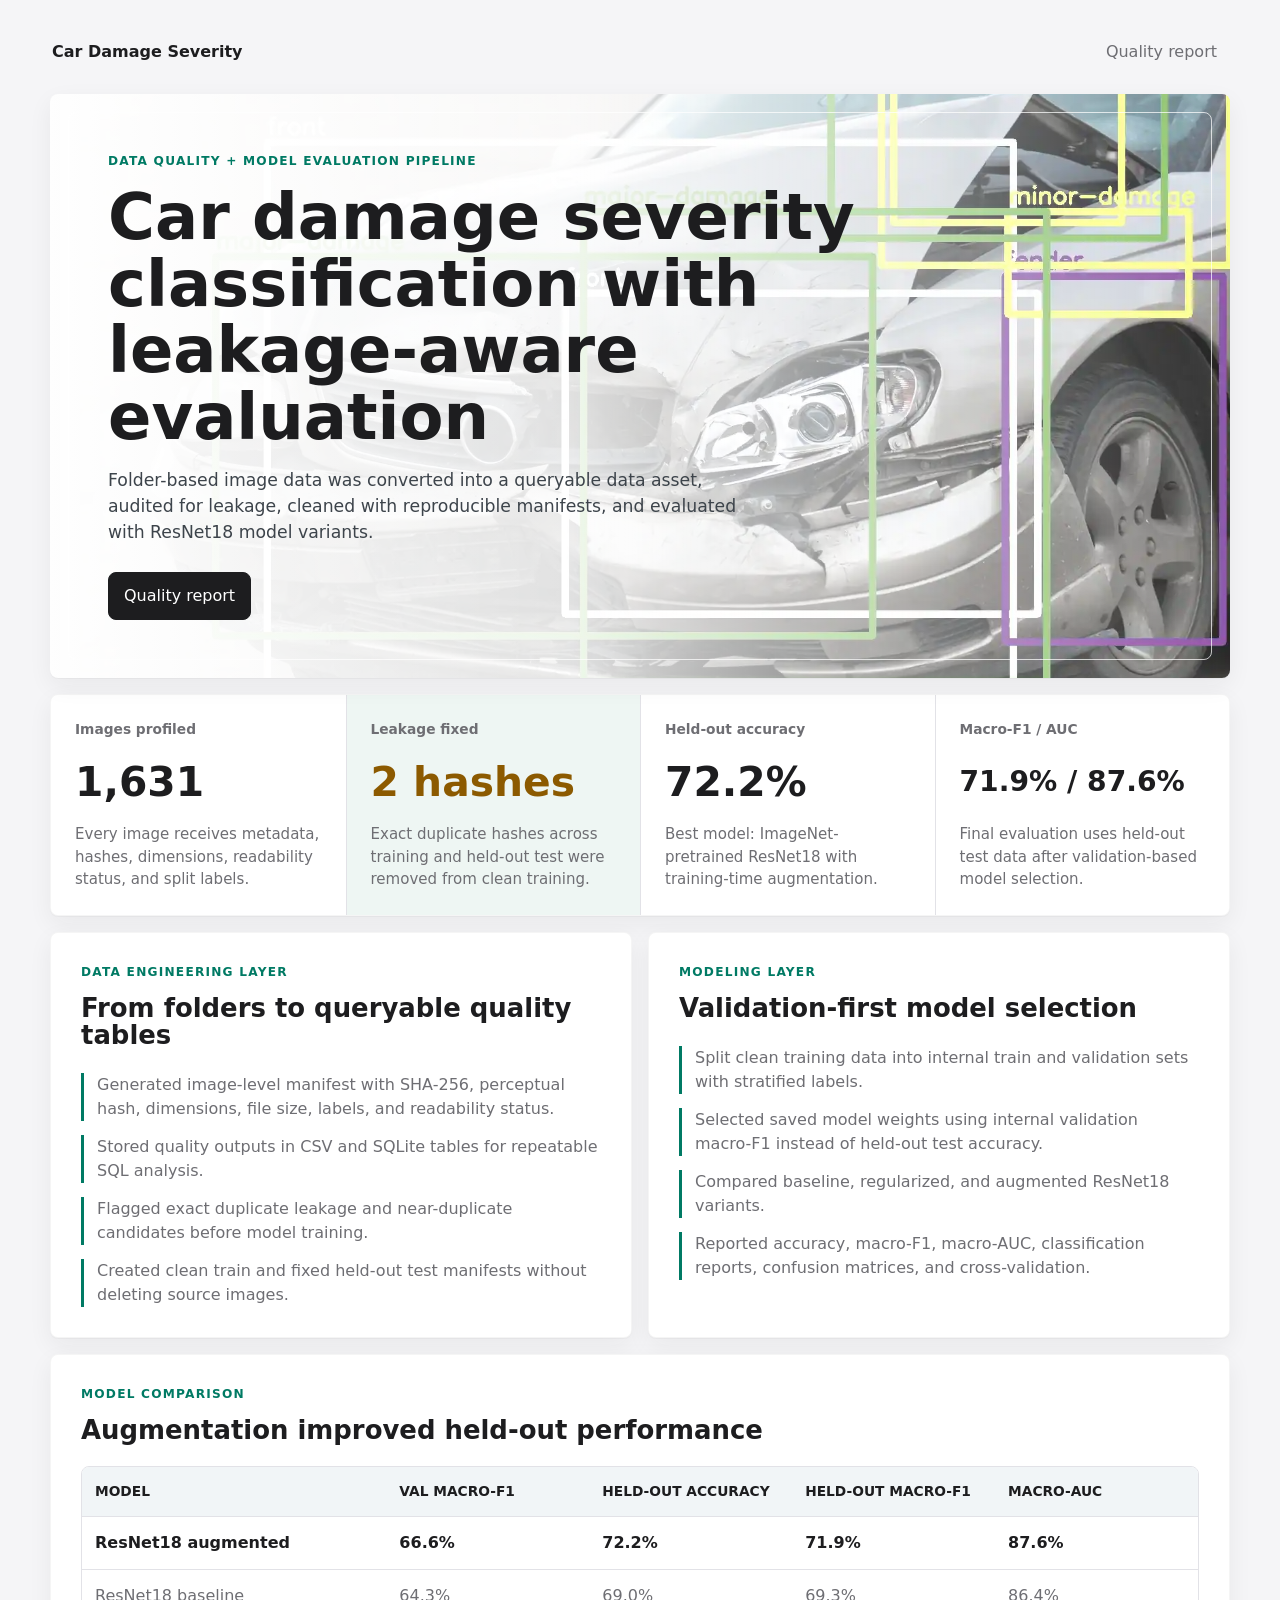
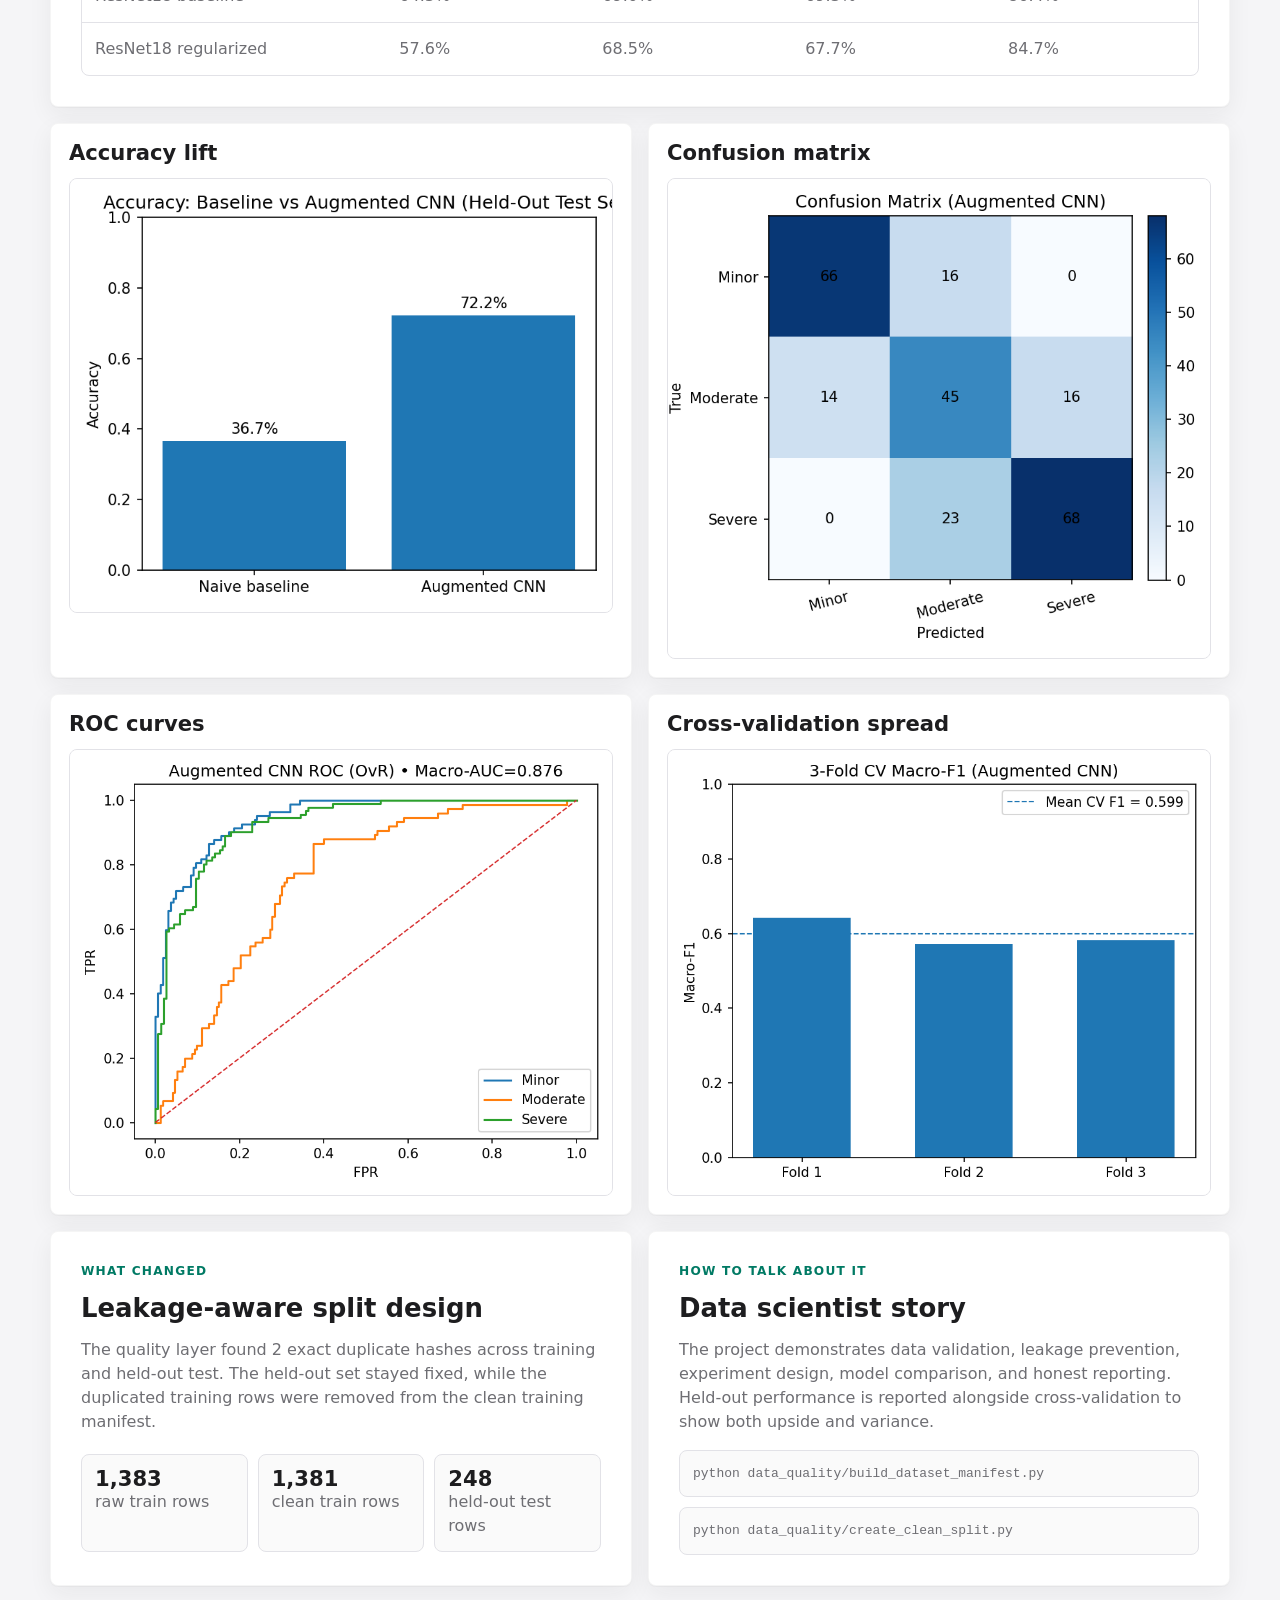
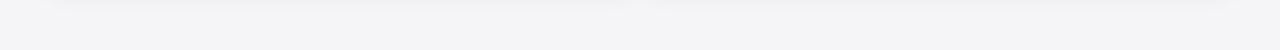
<file: index.html>
<!doctype html>
<html lang="en">
  <head>
    <meta charset="utf-8" />
    <meta name="viewport" content="width=device-width, initial-scale=1" />
    <meta http-equiv="refresh" content="0; url=portfolio_site/" />
    <title>Car Damage Severity Pipeline</title>
    <style>
      body {
        margin: 0;
        min-height: 100vh;
        display: grid;
        place-items: center;
        background: #f5f5f7;
        color: #1d1d1f;
        font-family: Inter, ui-sans-serif, system-ui, -apple-system, BlinkMacSystemFont, "Segoe UI", sans-serif;
      }

      a {
        color: #007a64;
      }
    </style>
  </head>
  <body>
    <p>Opening <a href="portfolio_site/">Car Damage Severity Pipeline</a>.</p>
  </body>
</html>
</file>
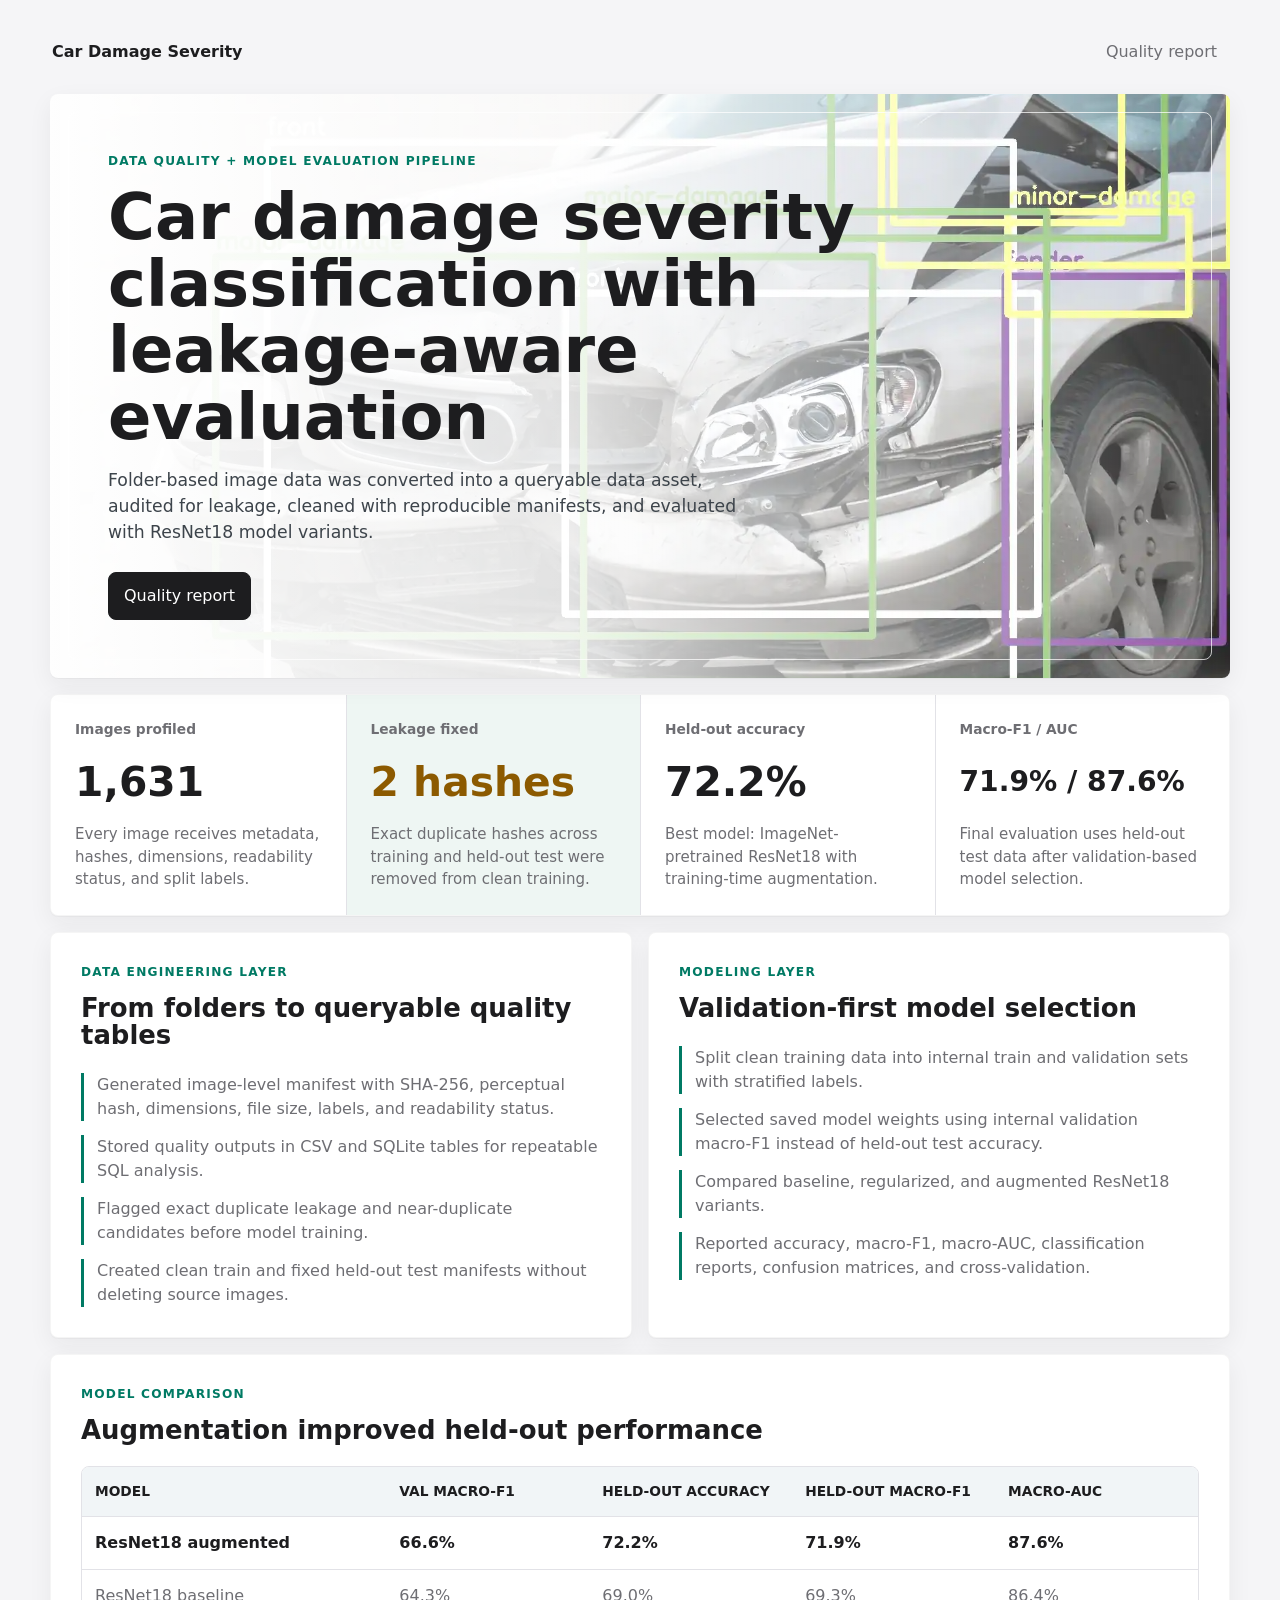
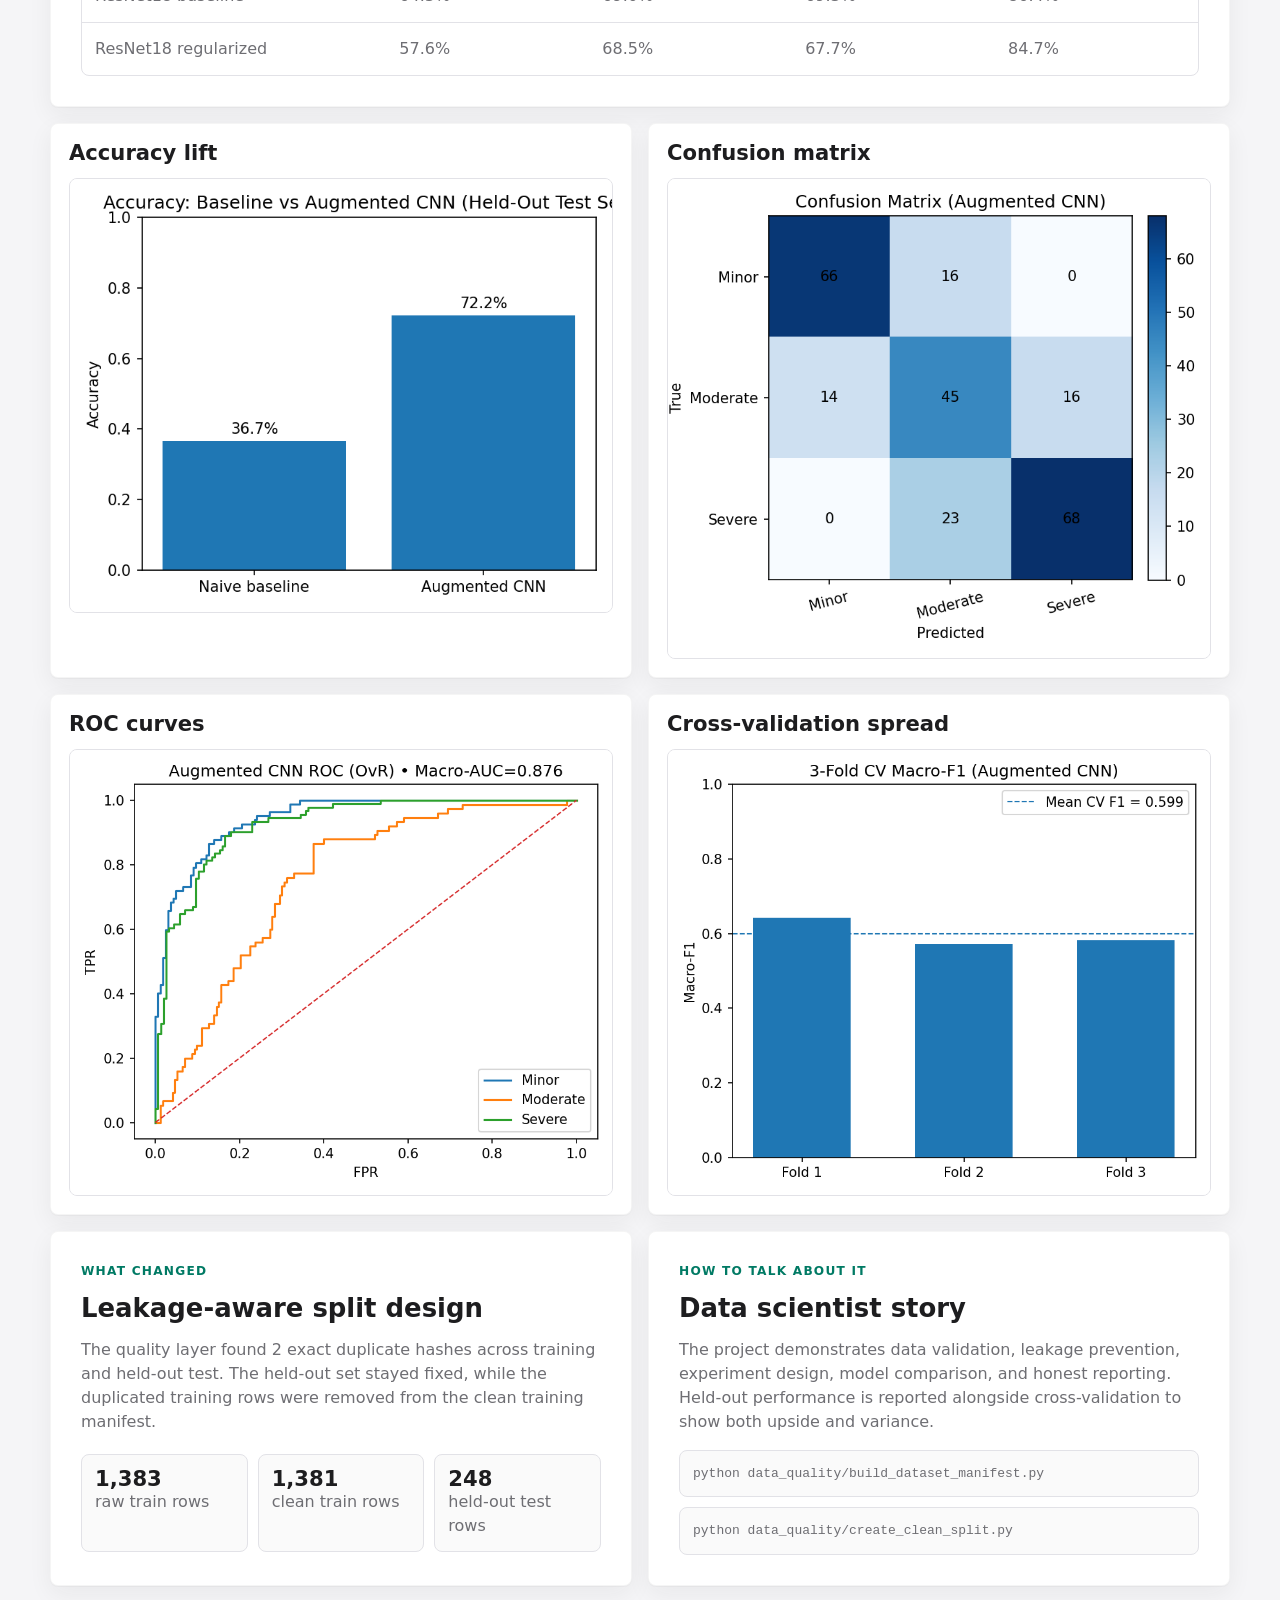
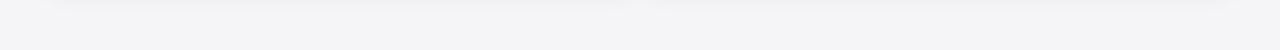
<file: portfolio_site/index.html>
<!doctype html>
<html lang="en">
  <head>
    <meta charset="utf-8" />
    <meta name="viewport" content="width=device-width, initial-scale=1" />
    <title>Car Damage Severity Pipeline</title>
    <link rel="stylesheet" href="styles.css" />
  </head>
  <body>
    <main>
      <header class="site-header" aria-label="Project navigation">
        <a class="site-mark" href="index.html">Car Damage Severity</a>
        <nav>
          <a href="quality-report.html">Quality report</a>
        </nav>
      </header>

      <section class="hero" aria-label="Project overview">
        <div class="hero__overlay">
          <p class="eyebrow">Data quality + model evaluation pipeline</p>
          <h1>Car damage severity classification with leakage-aware evaluation</h1>
          <p class="hero__copy">
            Folder-based image data was converted into a queryable data asset, audited for leakage,
            cleaned with reproducible manifests, and evaluated with ResNet18 model variants.
          </p>
          <div class="hero__actions" aria-label="Primary artifacts">
            <a href="quality-report.html">Quality report</a>
          </div>
        </div>
      </section>

      <section class="metric-grid" aria-label="Key metrics">
        <article class="metric-card">
          <span>Images profiled</span>
          <strong>1,631</strong>
          <p>Every image receives metadata, hashes, dimensions, readability status, and split labels.</p>
        </article>
        <article class="metric-card alert">
          <span>Leakage fixed</span>
          <strong>2 hashes</strong>
          <p>Exact duplicate hashes across training and held-out test were removed from clean training.</p>
        </article>
        <article class="metric-card">
          <span>Held-out accuracy</span>
          <strong>72.2%</strong>
          <p>Best model: ImageNet-pretrained ResNet18 with training-time augmentation.</p>
        </article>
        <article class="metric-card metric-card--wide-number">
          <span>Macro-F1 / AUC</span>
          <strong>71.9% / 87.6%</strong>
          <p>Final evaluation uses held-out test data after validation-based model selection.</p>
        </article>
      </section>

      <section class="two-column" aria-label="Data pipeline and model pipeline">
        <article class="panel">
          <p class="eyebrow">Data engineering layer</p>
          <h2>From folders to queryable quality tables</h2>
          <ul class="check-list">
            <li>Generated image-level manifest with SHA-256, perceptual hash, dimensions, file size, labels, and readability status.</li>
            <li>Stored quality outputs in CSV and SQLite tables for repeatable SQL analysis.</li>
            <li>Flagged exact duplicate leakage and near-duplicate candidates before model training.</li>
            <li>Created clean train and fixed held-out test manifests without deleting source images.</li>
          </ul>
        </article>
        <article class="panel">
          <p class="eyebrow">Modeling layer</p>
          <h2>Validation-first model selection</h2>
          <ul class="check-list">
            <li>Split clean training data into internal train and validation sets with stratified labels.</li>
            <li>Selected saved model weights using internal validation macro-F1 instead of held-out test accuracy.</li>
            <li>Compared baseline, regularized, and augmented ResNet18 variants.</li>
            <li>Reported accuracy, macro-F1, macro-AUC, classification reports, confusion matrices, and cross-validation.</li>
          </ul>
        </article>
      </section>

      <section class="panel" aria-label="Model comparison">
        <div class="section-heading">
          <p class="eyebrow">Model comparison</p>
          <h2>Augmentation improved held-out performance</h2>
        </div>
        <div class="model-table" role="table" aria-label="Model comparison table">
          <div class="model-table__row model-table__head" role="row">
            <span role="columnheader">Model</span>
            <span role="columnheader">Val macro-F1</span>
            <span role="columnheader">Held-out accuracy</span>
            <span role="columnheader">Held-out macro-F1</span>
            <span role="columnheader">Macro-AUC</span>
          </div>
          <div class="model-table__row" role="row">
            <span role="cell">ResNet18 augmented</span>
            <span role="cell">66.6%</span>
            <span role="cell">72.2%</span>
            <span role="cell">71.9%</span>
            <span role="cell">87.6%</span>
          </div>
          <div class="model-table__row" role="row">
            <span role="cell">ResNet18 baseline</span>
            <span role="cell">64.3%</span>
            <span role="cell">69.0%</span>
            <span role="cell">69.3%</span>
            <span role="cell">86.4%</span>
          </div>
          <div class="model-table__row" role="row">
            <span role="cell">ResNet18 regularized</span>
            <span role="cell">57.6%</span>
            <span role="cell">68.5%</span>
            <span role="cell">67.7%</span>
            <span role="cell">84.7%</span>
          </div>
        </div>
      </section>

      <section class="visual-grid" aria-label="Evaluation visuals">
        <article class="viz-card">
          <h2>Accuracy lift</h2>
          <img
            src="../artifacts/accuracy_baseline_vs_resnet18_augmented_heldout.png"
            alt="Accuracy bar chart comparing majority baseline with augmented ResNet18 on the held-out test set"
          />
        </article>
        <article class="viz-card">
          <h2>Confusion matrix</h2>
          <img
            src="../artifacts/confusion_matrix_resnet18_augmented_heldout.png"
            alt="Confusion matrix for augmented ResNet18 on minor, moderate, and severe damage classes"
          />
        </article>
        <article class="viz-card">
          <h2>ROC curves</h2>
          <img
            src="../artifacts/roc_ovr_resnet18_augmented_heldout.png"
            alt="One-vs-rest ROC curves for the augmented ResNet18 model"
          />
        </article>
        <article class="viz-card">
          <h2>Cross-validation spread</h2>
          <img
            src="../artifacts/cv_macroF1_by_fold_resnet18_augmented.png"
            alt="Macro-F1 by cross-validation fold for augmented ResNet18"
          />
        </article>
      </section>

      <section class="two-column" aria-label="Interview narrative">
        <article class="panel">
          <p class="eyebrow">What changed</p>
          <h2>Leakage-aware split design</h2>
          <p>
            The quality layer found 2 exact duplicate hashes across training and held-out test. The held-out set stayed fixed,
            while the duplicated training rows were removed from the clean training manifest.
          </p>
          <div class="mini-stats">
            <span><strong>1,383</strong> raw train rows</span>
            <span><strong>1,381</strong> clean train rows</span>
            <span><strong>248</strong> held-out test rows</span>
          </div>
        </article>
        <article class="panel">
          <p class="eyebrow">How to talk about it</p>
          <h2>Data scientist story</h2>
          <p>
            The project demonstrates data validation, leakage prevention, experiment design, model comparison, and honest reporting.
            Held-out performance is reported alongside cross-validation to show both upside and variance.
          </p>
          <code>python data_quality/build_dataset_manifest.py</code>
          <code>python data_quality/create_clean_split.py</code>
        </article>
      </section>
    </main>
  </body>
</html>
</file>
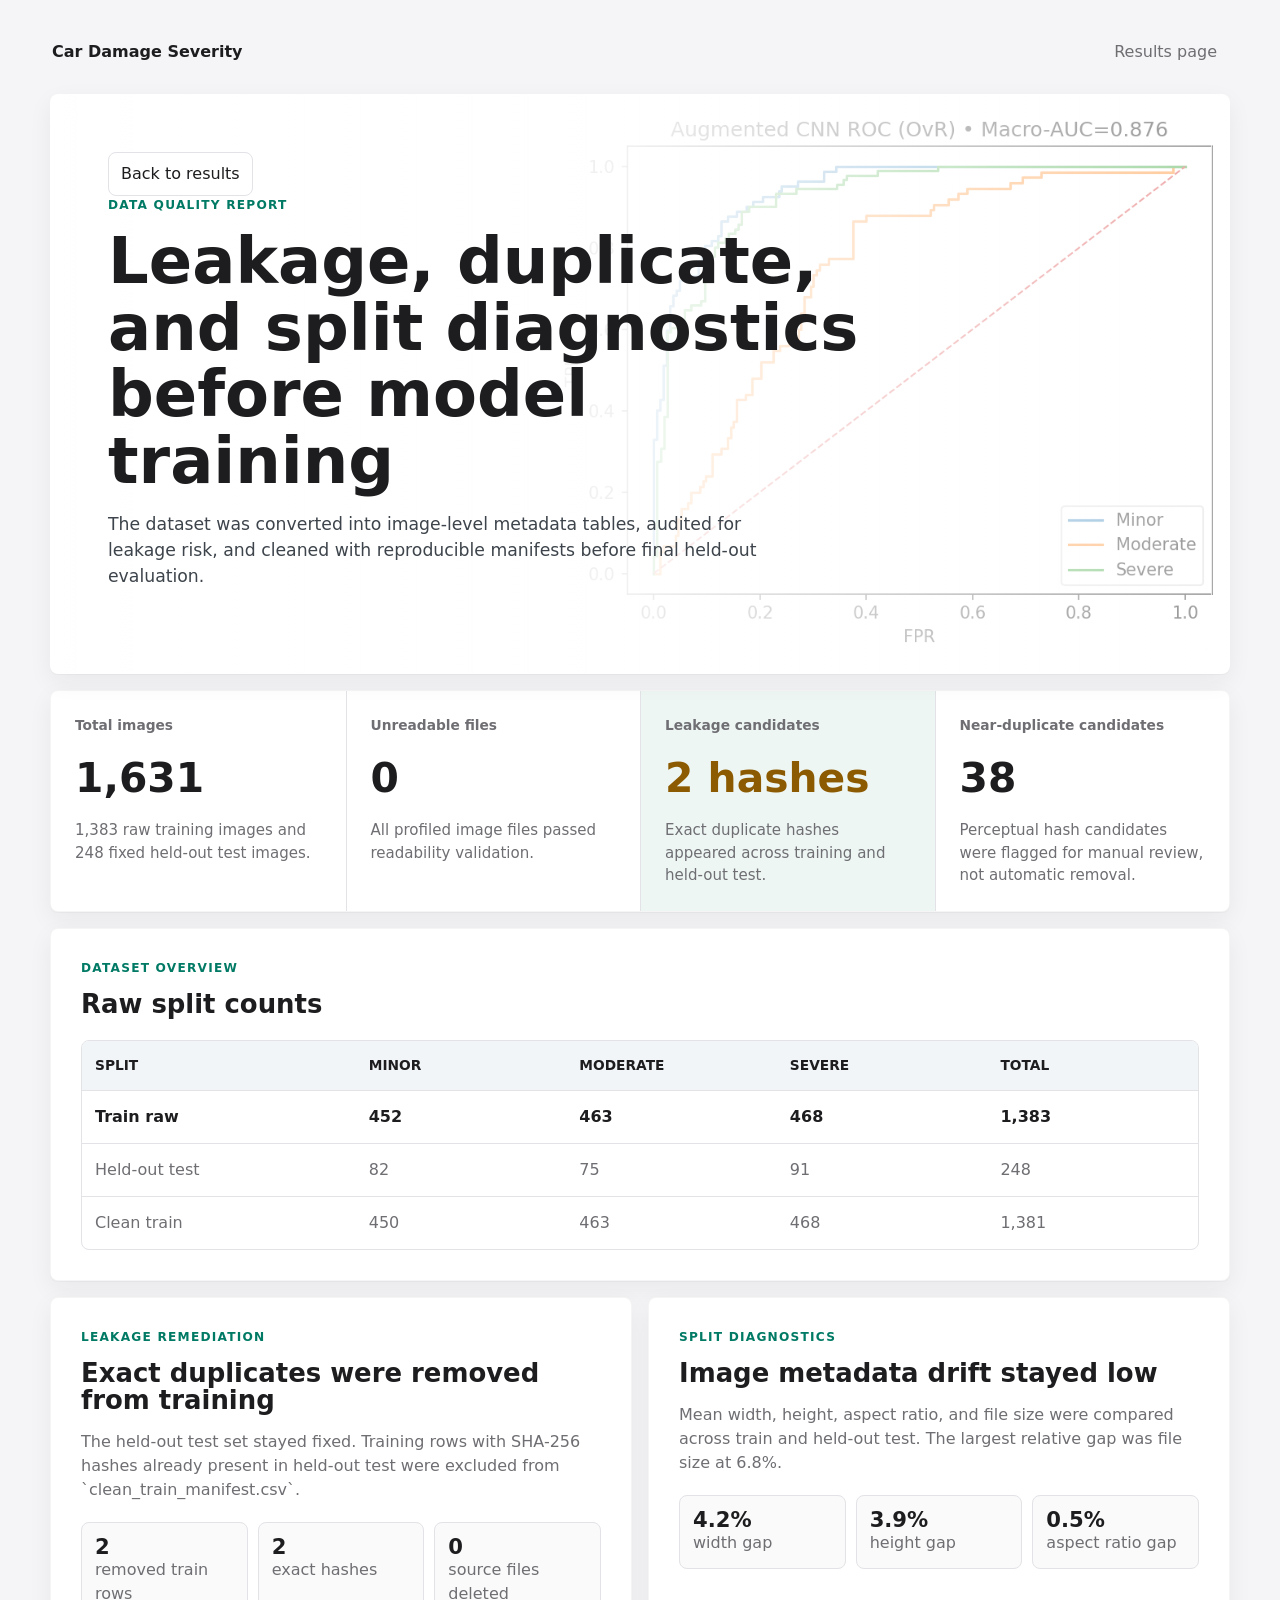
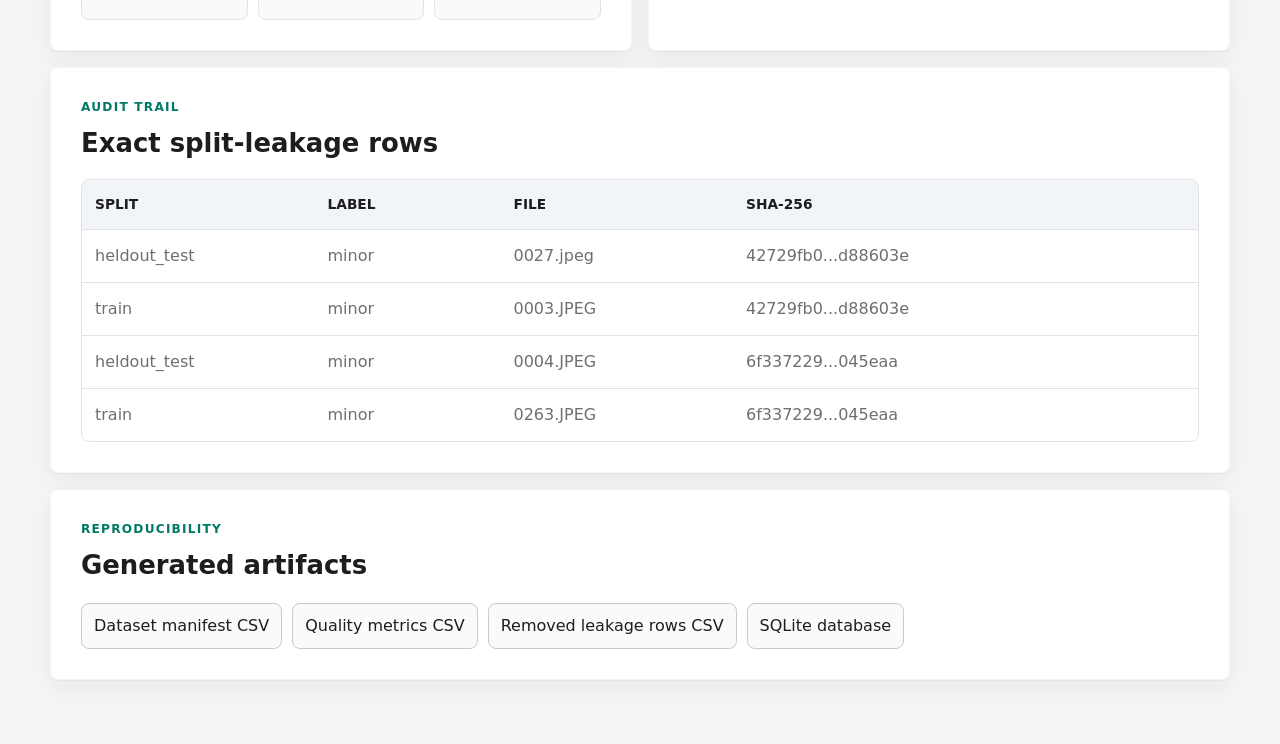
<file: portfolio_site/quality-report.html>
<!doctype html>
<html lang="en">
  <head>
    <meta charset="utf-8" />
    <meta name="viewport" content="width=device-width, initial-scale=1" />
    <title>Data Quality Report</title>
    <link rel="stylesheet" href="styles.css" />
  </head>
  <body>
    <main>
      <header class="site-header" aria-label="Project navigation">
        <a class="site-mark" href="index.html">Car Damage Severity</a>
        <nav>
          <a href="index.html">Results page</a>
        </nav>
      </header>

      <section class="report-hero" aria-label="Data quality report overview">
        <a class="back-link" href="index.html">Back to results</a>
        <p class="eyebrow">Data quality report</p>
        <h1>Leakage, duplicate, and split diagnostics before model training</h1>
        <p class="hero__copy">
          The dataset was converted into image-level metadata tables, audited for leakage risk,
          and cleaned with reproducible manifests before final held-out evaluation.
        </p>
      </section>

      <section class="metric-grid" aria-label="Quality summary">
        <article class="metric-card">
          <span>Total images</span>
          <strong>1,631</strong>
          <p>1,383 raw training images and 248 fixed held-out test images.</p>
        </article>
        <article class="metric-card">
          <span>Unreadable files</span>
          <strong>0</strong>
          <p>All profiled image files passed readability validation.</p>
        </article>
        <article class="metric-card alert">
          <span>Leakage candidates</span>
          <strong>2 hashes</strong>
          <p>Exact duplicate hashes appeared across training and held-out test.</p>
        </article>
        <article class="metric-card">
          <span>Near-duplicate candidates</span>
          <strong>38</strong>
          <p>Perceptual hash candidates were flagged for manual review, not automatic removal.</p>
        </article>
      </section>

      <section class="panel" aria-label="Dataset overview table">
        <div class="section-heading">
          <p class="eyebrow">Dataset overview</p>
          <h2>Raw split counts</h2>
        </div>
        <div class="model-table compact" role="table" aria-label="Dataset split counts">
          <div class="model-table__row model-table__head" role="row">
            <span role="columnheader">Split</span>
            <span role="columnheader">Minor</span>
            <span role="columnheader">Moderate</span>
            <span role="columnheader">Severe</span>
            <span role="columnheader">Total</span>
          </div>
          <div class="model-table__row" role="row">
            <span role="cell">Train raw</span>
            <span role="cell">452</span>
            <span role="cell">463</span>
            <span role="cell">468</span>
            <span role="cell">1,383</span>
          </div>
          <div class="model-table__row" role="row">
            <span role="cell">Held-out test</span>
            <span role="cell">82</span>
            <span role="cell">75</span>
            <span role="cell">91</span>
            <span role="cell">248</span>
          </div>
          <div class="model-table__row" role="row">
            <span role="cell">Clean train</span>
            <span role="cell">450</span>
            <span role="cell">463</span>
            <span role="cell">468</span>
            <span role="cell">1,381</span>
          </div>
        </div>
      </section>

      <section class="two-column" aria-label="Leakage details and feature drift">
        <article class="panel">
          <p class="eyebrow">Leakage remediation</p>
          <h2>Exact duplicates were removed from training</h2>
          <p>
            The held-out test set stayed fixed. Training rows with SHA-256 hashes already present
            in held-out test were excluded from `clean_train_manifest.csv`.
          </p>
          <div class="mini-stats">
            <span><strong>2</strong> removed train rows</span>
            <span><strong>2</strong> exact hashes</span>
            <span><strong>0</strong> source files deleted</span>
          </div>
        </article>
        <article class="panel">
          <p class="eyebrow">Split diagnostics</p>
          <h2>Image metadata drift stayed low</h2>
          <p>
            Mean width, height, aspect ratio, and file size were compared across train and held-out test.
            The largest relative gap was file size at 6.8%.
          </p>
          <div class="mini-stats">
            <span><strong>4.2%</strong> width gap</span>
            <span><strong>3.9%</strong> height gap</span>
            <span><strong>0.5%</strong> aspect ratio gap</span>
          </div>
        </article>
      </section>

      <section class="panel" aria-label="Leakage candidate rows">
        <div class="section-heading">
          <p class="eyebrow">Audit trail</p>
          <h2>Exact split-leakage rows</h2>
        </div>
        <div class="audit-table" role="table" aria-label="Exact split leakage candidate rows">
          <div class="audit-table__row audit-table__head" role="row">
            <span role="columnheader">Split</span>
            <span role="columnheader">Label</span>
            <span role="columnheader">File</span>
            <span role="columnheader">SHA-256</span>
          </div>
          <div class="audit-table__row" role="row">
            <span role="cell">heldout_test</span>
            <span role="cell">minor</span>
            <span role="cell">0027.jpeg</span>
            <span role="cell">42729fb0...d88603e</span>
          </div>
          <div class="audit-table__row" role="row">
            <span role="cell">train</span>
            <span role="cell">minor</span>
            <span role="cell">0003.JPEG</span>
            <span role="cell">42729fb0...d88603e</span>
          </div>
          <div class="audit-table__row" role="row">
            <span role="cell">heldout_test</span>
            <span role="cell">minor</span>
            <span role="cell">0004.JPEG</span>
            <span role="cell">6f337229...045eaa</span>
          </div>
          <div class="audit-table__row" role="row">
            <span role="cell">train</span>
            <span role="cell">minor</span>
            <span role="cell">0263.JPEG</span>
            <span role="cell">6f337229...045eaa</span>
          </div>
        </div>
      </section>

      <section class="panel" aria-label="Artifacts">
        <p class="eyebrow">Reproducibility</p>
        <h2>Generated artifacts</h2>
        <div class="artifact-links">
          <a href="../data_quality/dataset_manifest.csv">Dataset manifest CSV</a>
          <a href="../data_quality/data_quality_metrics.csv">Quality metrics CSV</a>
          <a href="../data_quality/removed_train_leakage_rows.csv">Removed leakage rows CSV</a>
          <a href="../data_quality/image_dataset.sqlite">SQLite database</a>
        </div>
      </section>
    </main>
  </body>
</html>
</file>
<file: portfolio_site/styles.css>
:root {
  --bg: #f5f5f7;
  --paper: #ffffff;
  --paper-soft: #fafafa;
  --paper-tint: #eef6f3;
  --ink: #1d1d1f;
  --ink-soft: #3d444b;
  --muted: #6e6e73;
  --line: #e2e2e7;
  --line-strong: #c9c9d1;
  --accent: #007a64;
  --warning: #8c5a00;
  --shadow-soft: 0 1px 1px rgba(29, 29, 31, 0.03), 0 8px 24px rgba(29, 29, 31, 0.06);
}

* {
  box-sizing: border-box;
}

body {
  margin: 0;
  background: var(--bg);
  color: var(--ink);
  font-family: Inter, ui-sans-serif, system-ui, -apple-system, BlinkMacSystemFont, "Segoe UI", sans-serif;
  line-height: 1.5;
}

main {
  display: grid;
  gap: 16px;
  width: min(1180px, calc(100% - 40px));
  margin: 0 auto;
  padding: 26px 0 64px;
}

main > section + section {
  margin-top: 0;
}

.site-header {
  display: flex;
  align-items: center;
  justify-content: space-between;
  min-height: 52px;
  margin-bottom: 0;
  padding: 0 2px;
}

.site-mark,
.site-header nav a {
  color: var(--ink);
  text-decoration: none;
}

.site-mark {
  font-weight: 780;
}

.site-header nav {
  display: flex;
  gap: 8px;
}

.site-header nav a {
  border: 1px solid transparent;
  border-radius: 8px;
  color: var(--muted);
  padding: 8px 10px;
}

.site-header nav a:hover {
  border-color: var(--line);
  background: rgba(255, 255, 255, 0.7);
  color: var(--ink);
}

.hero,
.report-hero {
  position: relative;
  min-height: 560px;
  border: 0;
  border-radius: 8px;
  overflow: hidden;
  box-shadow: var(--shadow-soft);
}

.hero {
  background:
    linear-gradient(90deg, rgba(255, 255, 255, 0.98) 0%, rgba(255, 255, 255, 0.88) 44%, rgba(255, 255, 255, 0.12) 100%),
    url("hero-damage.png") center / cover no-repeat,
    url("../artifacts/roc_ovr_resnet18_augmented_heldout.png") right 52% / 58% auto no-repeat,
    var(--paper);
}

.report-hero {
  background:
    linear-gradient(90deg, rgba(255, 255, 255, 0.98) 0%, rgba(255, 255, 255, 0.94) 48%, rgba(255, 255, 255, 0.58) 100%),
    url("../artifacts/roc_ovr_resnet18_augmented_heldout.png") right 52% / 58% auto no-repeat,
    var(--paper);
}

.hero::after,
.report-hero::after {
  content: "";
  position: absolute;
  inset: 18px;
  border: 1px solid rgba(255, 255, 255, 0.72);
  border-radius: 8px;
  pointer-events: none;
}

.hero__overlay,
.report-hero {
  width: 100%;
  padding: 58px;
}

.hero {
  display: flex;
  align-items: end;
}

.report-hero {
  display: flex;
  flex-direction: column;
  justify-content: end;
}

.back-link {
  position: relative;
  z-index: 1;
  align-self: flex-start;
  color: var(--ink);
  border: 1px solid var(--line);
  border-radius: 8px;
  padding: 9px 12px;
  text-decoration: none;
  background: rgba(255, 255, 255, 0.86);
  margin-bottom: auto;
}

.eyebrow {
  color: var(--accent);
  font-size: 0.76rem;
  font-weight: 800;
  letter-spacing: 0.1em;
  text-transform: uppercase;
  margin: 0 0 14px;
}

h1,
h2 {
  margin: 0;
  color: var(--ink);
  line-height: 1.04;
}

h1 {
  max-width: 780px;
  font-size: 4rem;
  font-weight: 760;
}

h2 {
  font-size: 1.62rem;
  font-weight: 730;
}

p {
  color: var(--muted);
}

.hero__copy {
  max-width: 660px;
  margin: 18px 0 26px;
  color: var(--ink-soft);
  font-size: 1.08rem;
}

.hero__actions {
  display: flex;
  flex-wrap: wrap;
  gap: 12px;
}

.hero__actions a,
.artifact-links a,
.back-link {
  transition: transform 160ms ease, border-color 160ms ease, background 160ms ease;
}

.hero__actions a {
  color: var(--ink);
  border: 1px solid var(--line-strong);
  border-radius: 8px;
  padding: 11px 15px;
  text-decoration: none;
  background: rgba(255, 255, 255, 0.88);
}

.hero__actions a:first-child {
  color: #fff;
  background: var(--ink);
  border-color: var(--ink);
}

.hero__actions a:hover,
.artifact-links a:hover,
.back-link:hover {
  transform: translateY(-1px);
  border-color: var(--ink);
}

.metric-grid,
.visual-grid,
.two-column {
  display: grid;
  gap: 16px;
  margin-top: 0;
}

.metric-grid {
  grid-template-columns: repeat(4, minmax(0, 1fr));
  gap: 0;
  overflow: hidden;
  border: 1px solid rgba(0, 0, 0, 0.04);
  border-radius: 8px;
  background: var(--paper);
  box-shadow: var(--shadow-soft);
}

.two-column,
.visual-grid {
  grid-template-columns: repeat(2, minmax(0, 1fr));
}

.metric-card,
.panel,
.viz-card {
  border: 1px solid rgba(0, 0, 0, 0.04);
  border-radius: 8px;
  background: var(--paper);
  box-shadow: var(--shadow-soft);
}

.metric-card {
  display: grid;
  grid-template-rows: 22px 58px 1fr;
  row-gap: 12px;
  min-height: 178px;
  padding: 24px;
  border: 0;
  border-left: 1px solid var(--line);
  border-radius: 0;
  background: transparent;
  box-shadow: none;
  border-top: 0;
}

.metric-card:first-child {
  border-left: 0;
}

.metric-card.alert {
  background: var(--paper-tint);
}

.metric-card span {
  display: block;
  color: var(--muted);
  font-size: 0.86rem;
  font-weight: 780;
  margin: 0;
}

.metric-card strong {
  display: block;
  align-self: center;
  color: var(--ink);
  font-size: 2.55rem;
  line-height: 1;
  font-weight: 780;
}

.metric-card.alert strong {
  color: var(--warning);
}

.metric-card--wide-number strong {
  font-size: 1.76rem;
  line-height: 1;
  white-space: nowrap;
}

.metric-card p {
  margin: 0;
  font-size: 0.94rem;
}

.panel {
  padding: 30px;
}

.panel p:last-child {
  margin-bottom: 0;
}

.check-list {
  display: grid;
  gap: 14px;
  padding: 0;
  margin: 24px 0 0;
  list-style: none;
}

.check-list li {
  color: var(--muted);
  border-left: 3px solid var(--accent);
  min-height: 48px;
  padding-left: 13px;
  display: flex;
  align-items: center;
}

.section-heading {
  margin-bottom: 22px;
}

.model-table,
.audit-table {
  display: grid;
  overflow-x: auto;
  border: 1px solid var(--line);
  border-radius: 8px;
  background: var(--paper);
}

.model-table__row,
.audit-table__row {
  display: grid;
  min-width: 760px;
  border-top: 1px solid var(--line);
}

.model-table__row:first-child,
.audit-table__row:first-child {
  border-top: 0;
}

.model-table__row {
  grid-template-columns: 1.5fr repeat(4, 1fr);
}

.audit-table__row {
  grid-template-columns: 1fr 0.8fr 1fr 2fr;
}

.model-table.compact .model-table__row {
  grid-template-columns: 1.3fr repeat(4, 1fr);
}

.model-table__row span,
.audit-table__row span {
  padding: 14px 13px;
  color: var(--muted);
}

.model-table__head span,
.audit-table__head span {
  color: var(--ink);
  font-size: 0.86rem;
  font-weight: 820;
  text-transform: uppercase;
  background: #f1f5f7;
}

.model-table__row:nth-child(2) span {
  color: var(--ink);
  font-weight: 720;
}

.viz-card {
  padding: 18px;
}

.viz-card h2 {
  margin-bottom: 14px;
  font-size: 1.32rem;
}

.viz-card img {
  display: block;
  width: 100%;
  border: 1px solid var(--line);
  border-radius: 8px;
  background: var(--paper-soft);
}

.mini-stats {
  display: grid;
  grid-template-columns: repeat(3, minmax(0, 1fr));
  gap: 10px;
  margin-top: 20px;
}

.mini-stats span,
code {
  display: block;
  border: 1px solid var(--line);
  border-radius: 8px;
  background: var(--paper-soft);
  color: var(--muted);
  padding: 13px;
}

.mini-stats strong {
  display: block;
  color: var(--ink);
  font-size: 1.32rem;
  line-height: 1.05;
}

code {
  margin-top: 10px;
  white-space: normal;
}

.artifact-links {
  display: flex;
  flex-wrap: wrap;
  gap: 10px;
  margin-top: 24px;
}

.artifact-links a {
  color: var(--ink);
  border: 1px solid var(--line-strong);
  border-radius: 8px;
  padding: 10px 12px;
  text-decoration: none;
  background: var(--paper-soft);
}

@media (max-width: 980px) {
  main {
    width: min(100% - 28px, 760px);
    padding-top: 20px;
    gap: 14px;
  }

  .hero,
  .report-hero {
    min-height: 520px;
  }

  .hero {
    background:
      linear-gradient(rgba(255, 255, 255, 0.94), rgba(255, 255, 255, 0.84)),
      url("hero-damage.png") center / cover no-repeat,
      url("../artifacts/roc_ovr_resnet18_augmented_heldout.png") center 32px / 92% auto no-repeat,
      var(--paper);
  }

  .report-hero {
    background:
      linear-gradient(rgba(255, 255, 255, 0.95), rgba(255, 255, 255, 0.9)),
      url("../artifacts/roc_ovr_resnet18_augmented_heldout.png") center 32px / 92% auto no-repeat,
      var(--paper);
  }

  .hero__overlay,
  .report-hero {
    padding: 40px 30px;
  }

  h1 {
    font-size: 3.15rem;
  }

  h2 {
    font-size: 1.6rem;
  }

  .metric-grid,
  .two-column,
  .visual-grid {
    grid-template-columns: 1fr;
  }

  .metric-grid {
    gap: 0;
  }

  .metric-card {
    border-left: 0;
    border-top: 1px solid var(--line);
  }

  .metric-card:first-child {
    border-top: 0;
  }

  .metric-card strong {
    font-size: 2.7rem;
  }

  .metric-card--wide-number strong {
    font-size: 2.25rem;
    white-space: normal;
  }
}

@media (max-width: 560px) {
  main {
    width: min(100% - 22px, 480px);
  }

  .hero,
  .report-hero {
    min-height: 520px;
  }

  .hero::after,
  .report-hero::after {
    inset: 12px;
  }

  .hero__overlay,
  .report-hero {
    padding: 30px 22px;
  }

  h1 {
    font-size: 2.32rem;
  }

  h2 {
    font-size: 1.38rem;
  }

  .metric-card,
  .panel,
  .viz-card {
    padding: 20px;
  }

  .metric-card strong {
    font-size: 2.34rem;
  }

  .mini-stats {
    grid-template-columns: 1fr;
  }
}
</file>
